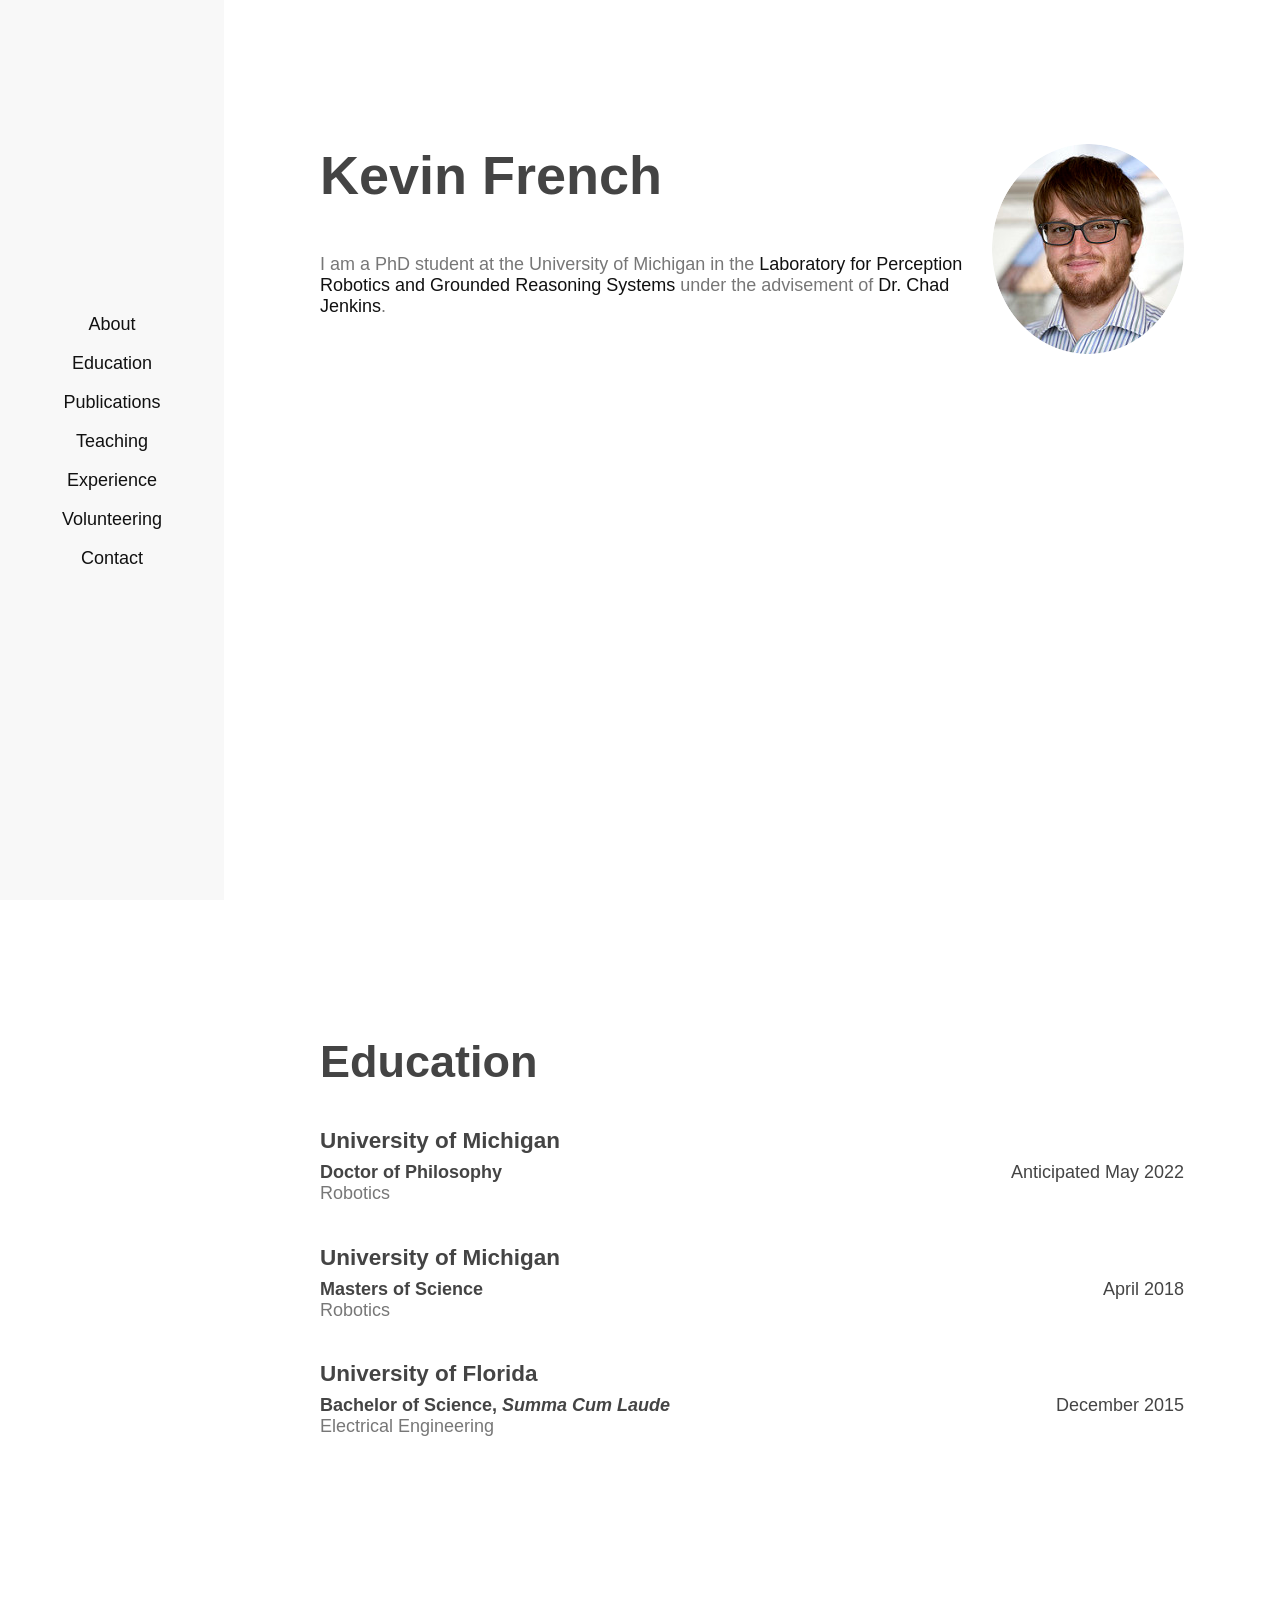
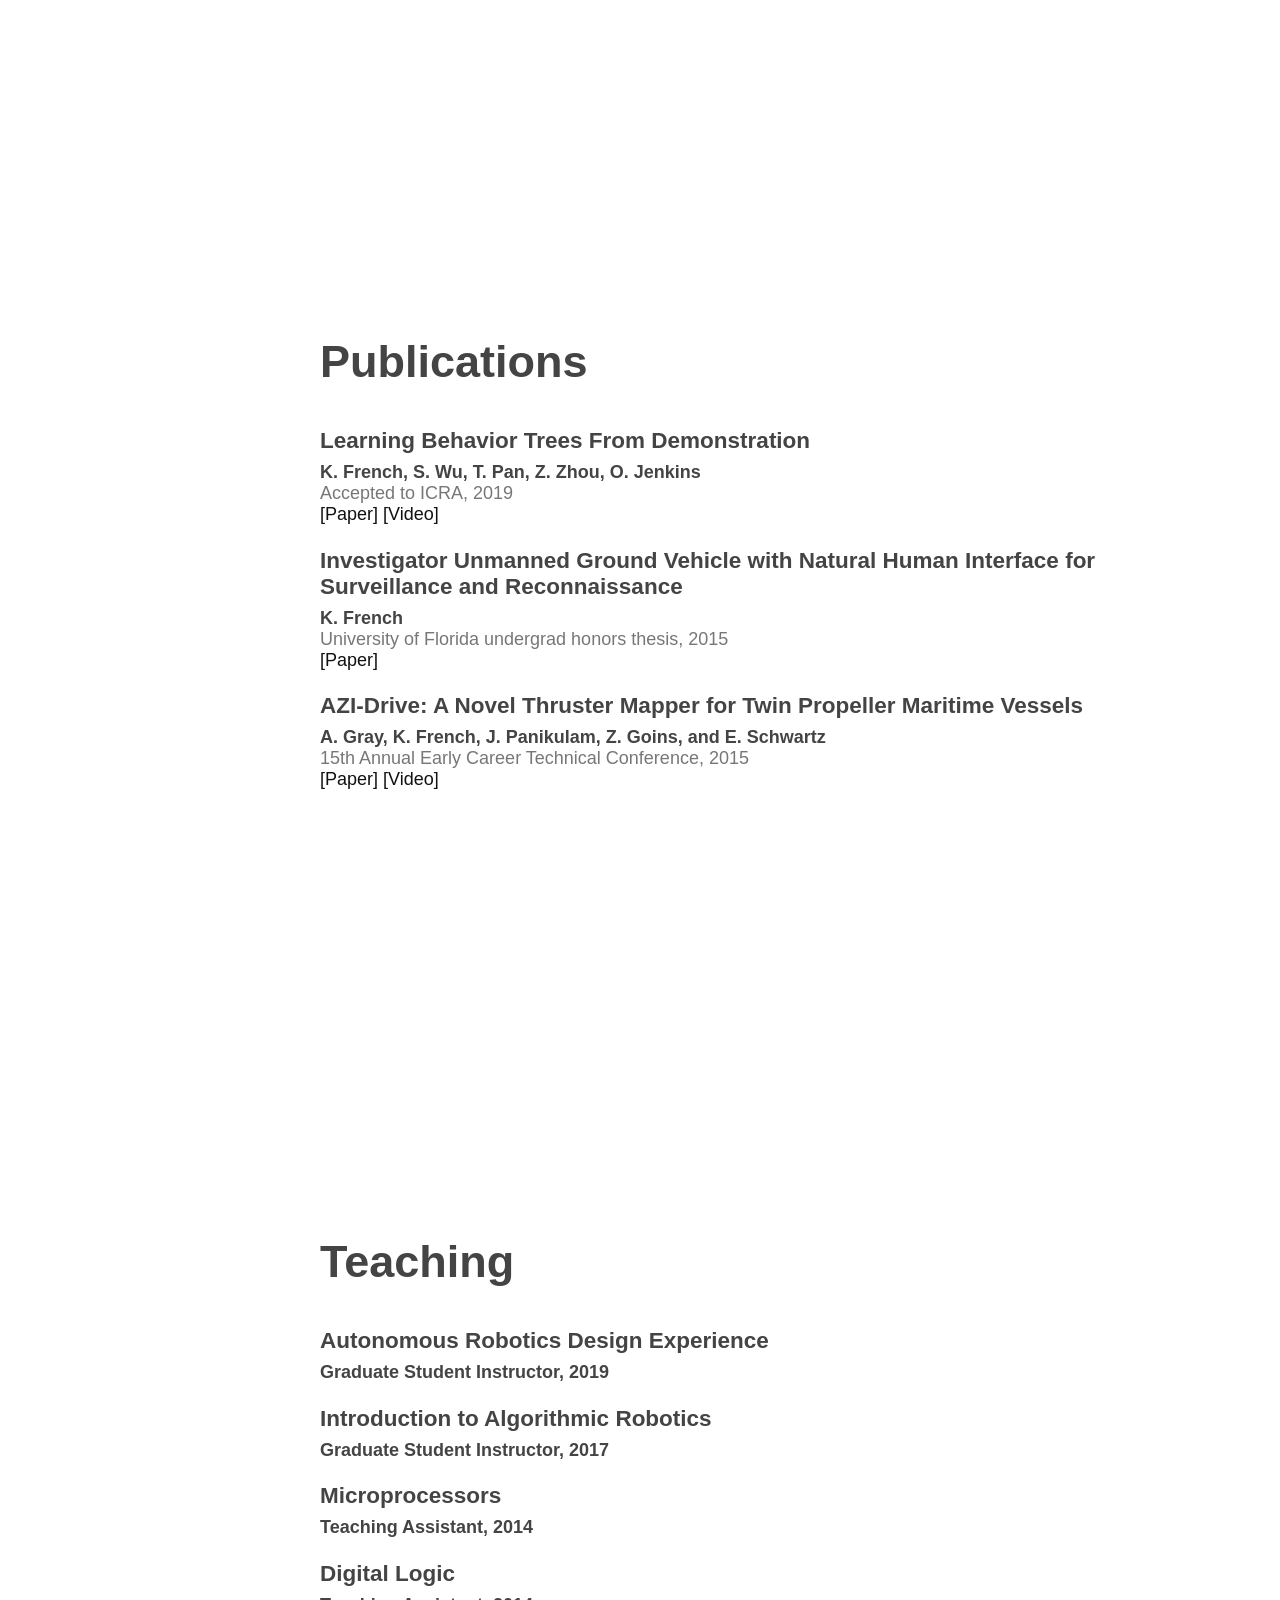
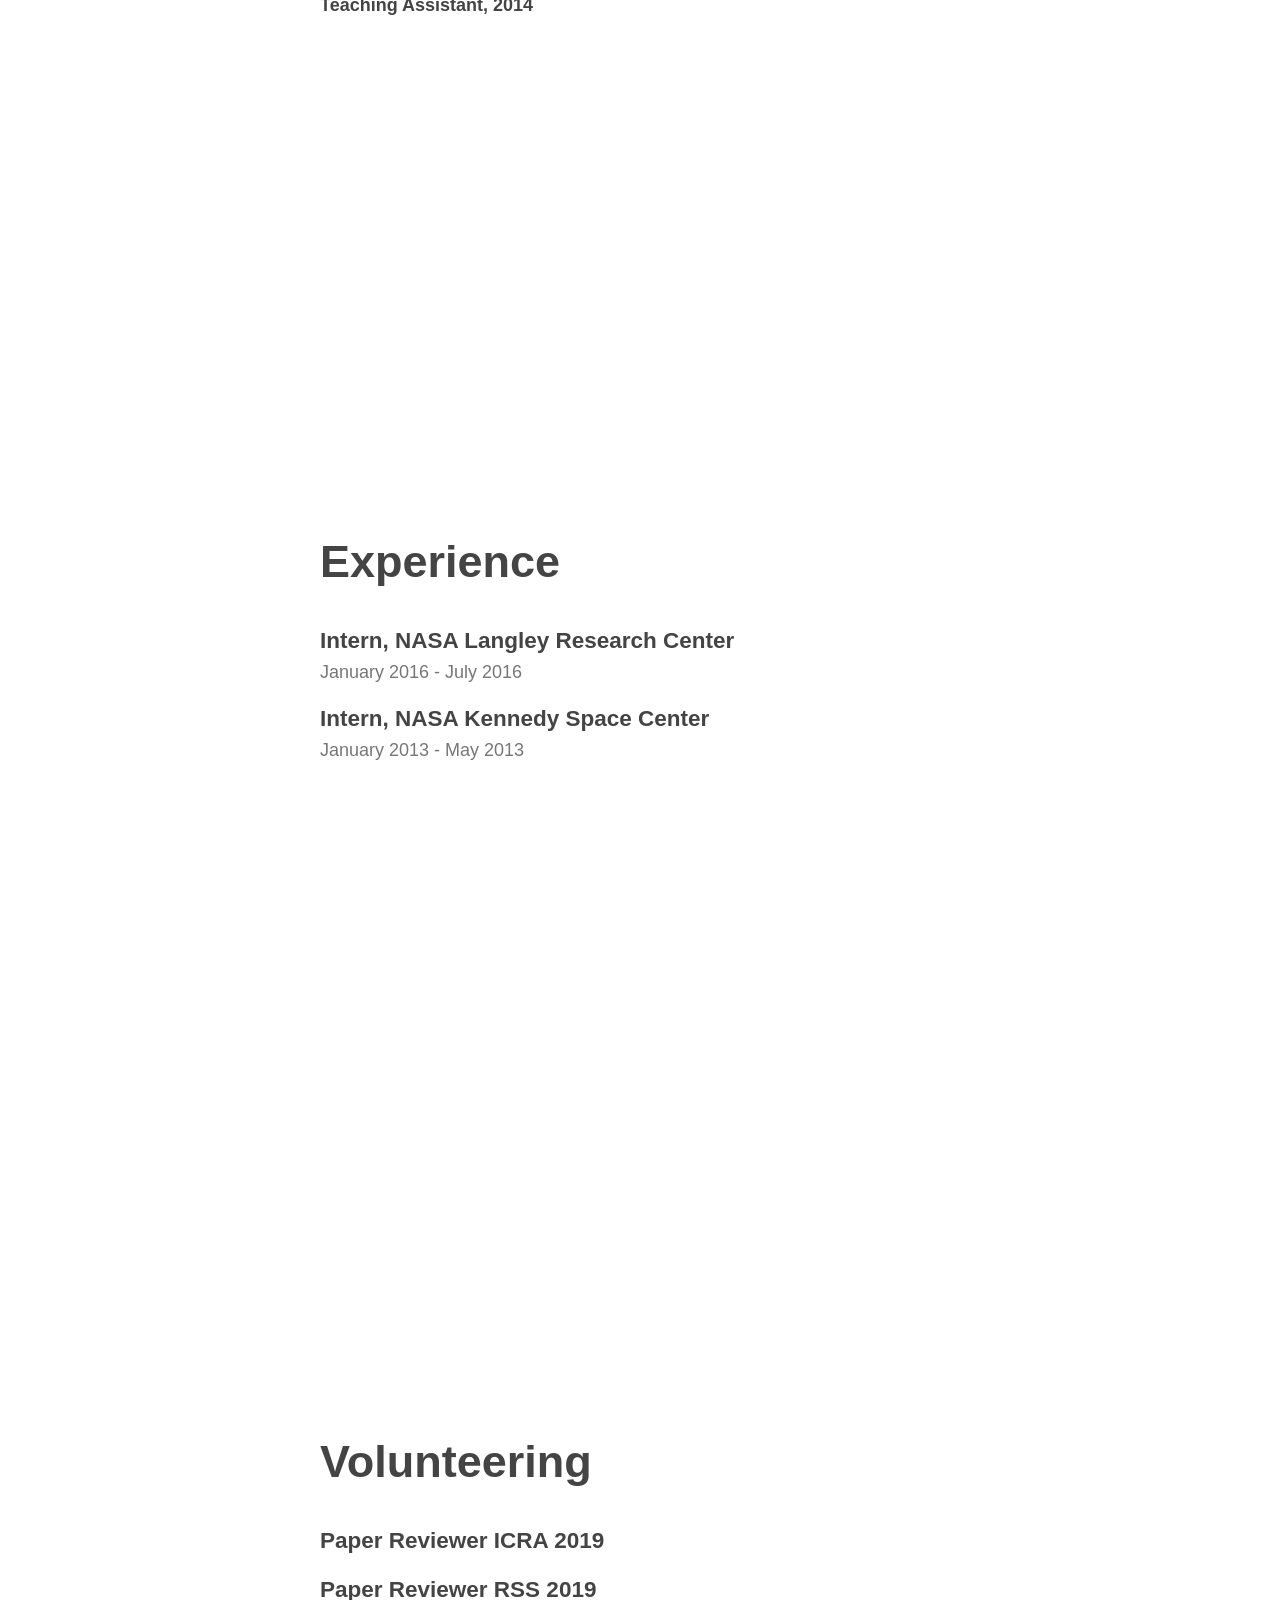
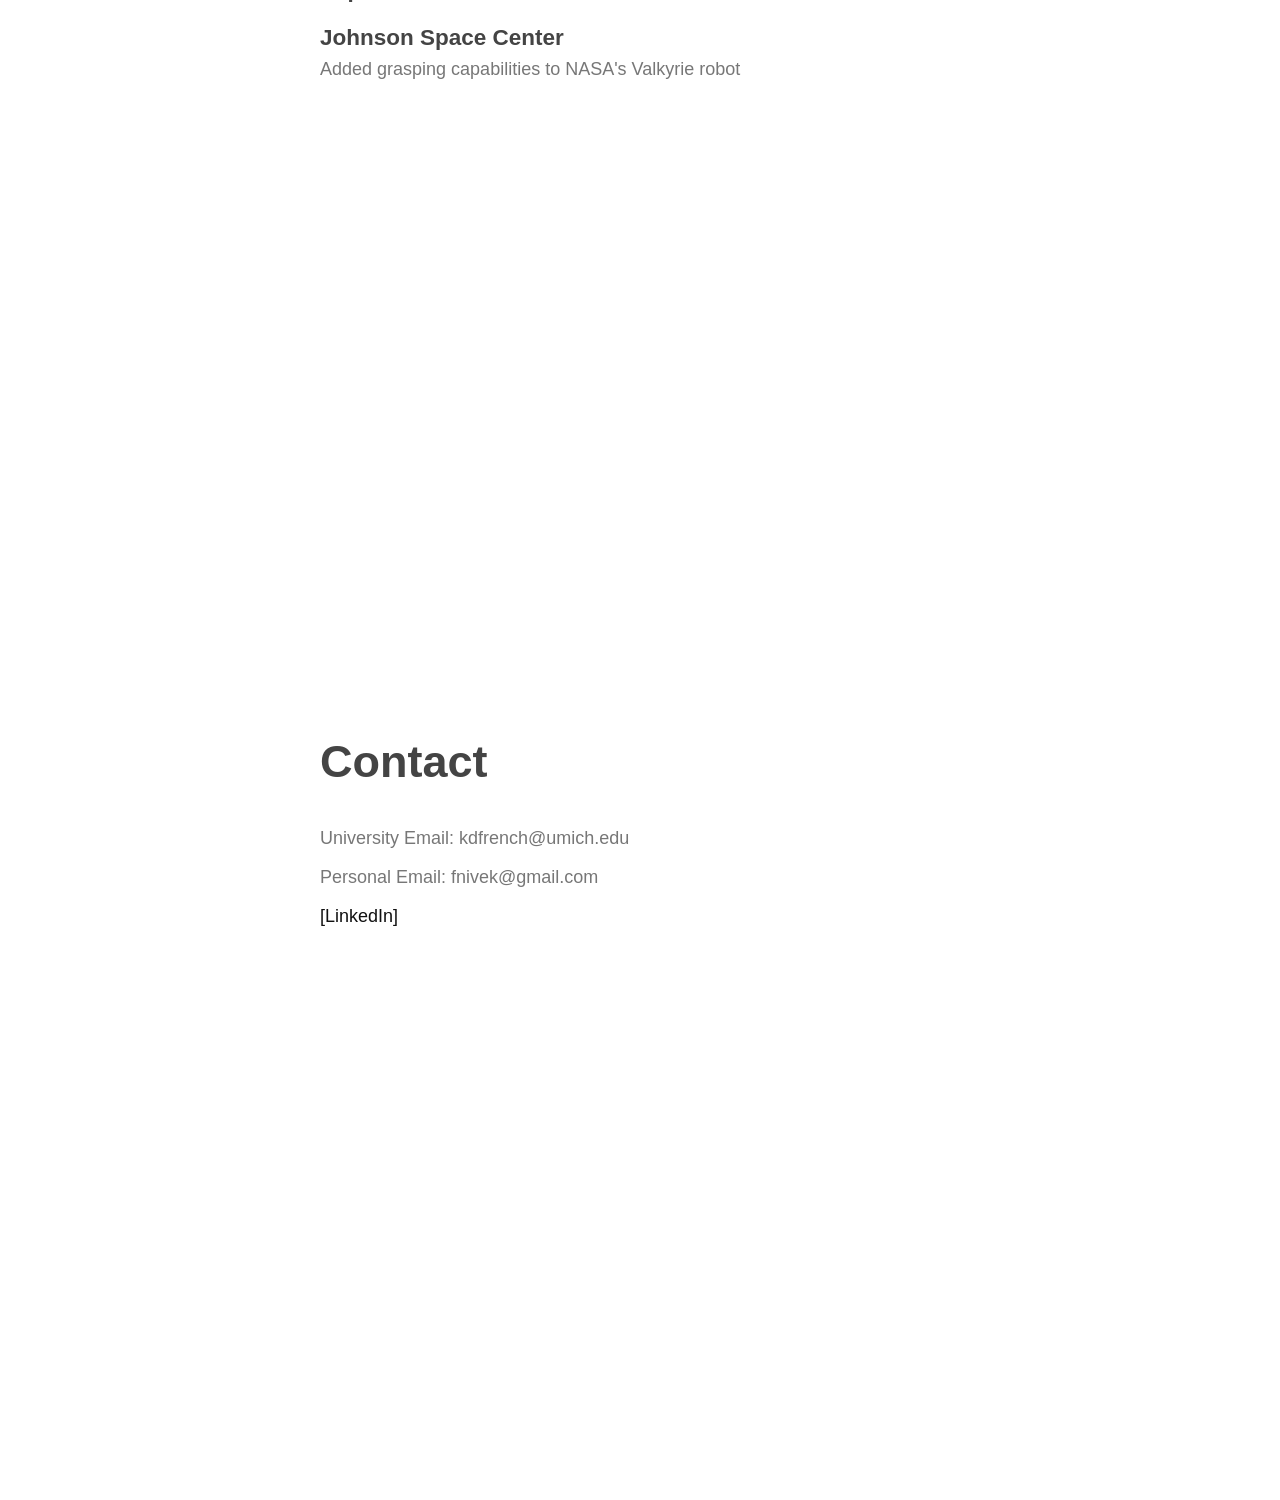
<file: index.html>
<html>
<head>
<meta charset="utf-8" />
<link rel='stylesheet' type='text/css' href='styles.css'>

</head>
<body>
<nav>
<p><a href="#about">About</a></p>
<p><a href="#education">Education</a></p>
<p><a href="#publications">Publications</a></p>
<p><a href="#teaching">Teaching</a></p>
<p><a href="#experience">Experience</a></p>
<p><a href="#voluntering">Volunteering</a></p>
<!-- <p><a href="#projects">Projects</a></p> -->
<p><a href="#contact">Contact</a></p>
</nav>


<section id="about">
<h1>Kevin French<img src="me.png" alt="A picture of me" align="right"></h1>
<p>
I am a PhD student at the University of Michigan in the <a href="">Laboratory for Perception Robotics and Grounded Reasoning Systems</a> under the advisement of <a href="https://ocj.name/">Dr. Chad Jenkins</a>.
</p>
</section>

<section id="education">
<h2>Education</h2>
<h3>University of Michigan</h3>
<div class="left-right">
    <div>
        <div class="subheading">Doctor of Philosophy</div>
        <p>Robotics</p>
    </div>
    <div>Anticipated May 2022</div>
</div>

<h3>University of Michigan</h3>
<div class="left-right">
    <div>
        <div class="subheading">Masters of Science</div>
        <p>Robotics</p>
    </div>
    <div>April 2018</div>
</div>

<h3>University of Florida</h3>
<div class="left-right">
    <div>
        <div class="subheading">Bachelor of Science, <i>Summa Cum Laude</i></div>
        <p>Electrical Engineering</p>
    </div>
    <div>December 2015</div>
</div>
</section>

<section id="publications">
<h2>Publications</h2>

<h3>Learning Behavior Trees From Demonstration</h3>
<div class="subheading">K. French, S. Wu, T. Pan, Z. Zhou, O. Jenkins</div>
<p>Accepted to ICRA, 2019 <br> <a href="https://drive.google.com/file/d/1izAr7UV2HnnKq-FRTap0VGLylbJvBW25/view?usp=sharing">[Paper]</a> <a href="https://www.youtube.com/watch?v=OFL5x5vuPNc&t=">[Video]</a></p>

<h3>Investigator Unmanned Ground Vehicle with Natural Human Interface for Surveillance and Reconnaissance</h3>
<div class="subheading">K. French</div>
<p>University of Florida undergrad honors thesis, 2015 <br> <a href="http://ufdc.ufl.edu/AA00038557/00001?search=kevin+=french">[Paper]</a></p>

<h3>AZI-Drive: A Novel Thruster Mapper for Twin Propeller Maritime Vessels</h3>
<div class="subheading">A. Gray, K. French, J. Panikulam, Z. Goins, and E. Schwartz</div>
<p>15th Annual Early Career Technical Conference, 2015 <br> <a href="https://pdfs.semanticscholar.org/3262/7337df8b31d2d71de56aa9171704934158be.pdf">[Paper]</a> <a href="https://www.youtube.com/watch?time_continue=3&v=oSh3_Yc25Y4">[Video]</a></p>
</section>

<section id="teaching">
<h2>Teaching</h2>

<h3>Autonomous Robotics Design Experience</h3>
<div class="subheading">Graduate Student Instructor, 2019</div>

<h3>Introduction to Algorithmic Robotics</h3>
<div class="subheading">Graduate Student Instructor, 2017</div>

<h3>Microprocessors</h3>
<div class="subheading">Teaching Assistant, 2014</div>

<h3>Digital Logic</h3>
<div class="subheading">Teaching Assistant, 2014</div>
</section>

<section id="experience">
<h2>Experience</h2>
<h3>Intern, NASA Langley Research Center</h3>
<p>January 2016 - July 2016</p>

<h3>Intern, NASA Kennedy Space Center</h3>
<p>January 2013 - May 2013</p>
</section>

<section id="voluntering">
<h2>Volunteering</h2>
<h3>Paper Reviewer ICRA 2019</h3>
<h3>Paper Reviewer RSS 2019</h3>
<h3>Johnson Space Center</h3>
<p>Added grasping capabilities to NASA's Valkyrie robot</p>
</section>

<!-- <section id="projects">
<h2>Projects</h2>
Put projects like propigator and NASA RMC Here
</section>
 -->
<section id="contact">
<h2>Contact</h2>
<p>University Email: kdfrench@umich.edu</p>
<p>Personal Email: fnivek@gmail.com</p>
<p><a href="https://www.linkedin.com/in/kevin-french-9a68b687?lipi=urn%3Ali%3Apage%3Ad_flagship3_profile_view_base_contact_details%3Bb5ntks5CRXin6h60z34siA%3D%3D">[LinkedIn]</a></p>
</section>

</body>
</html>
</file>
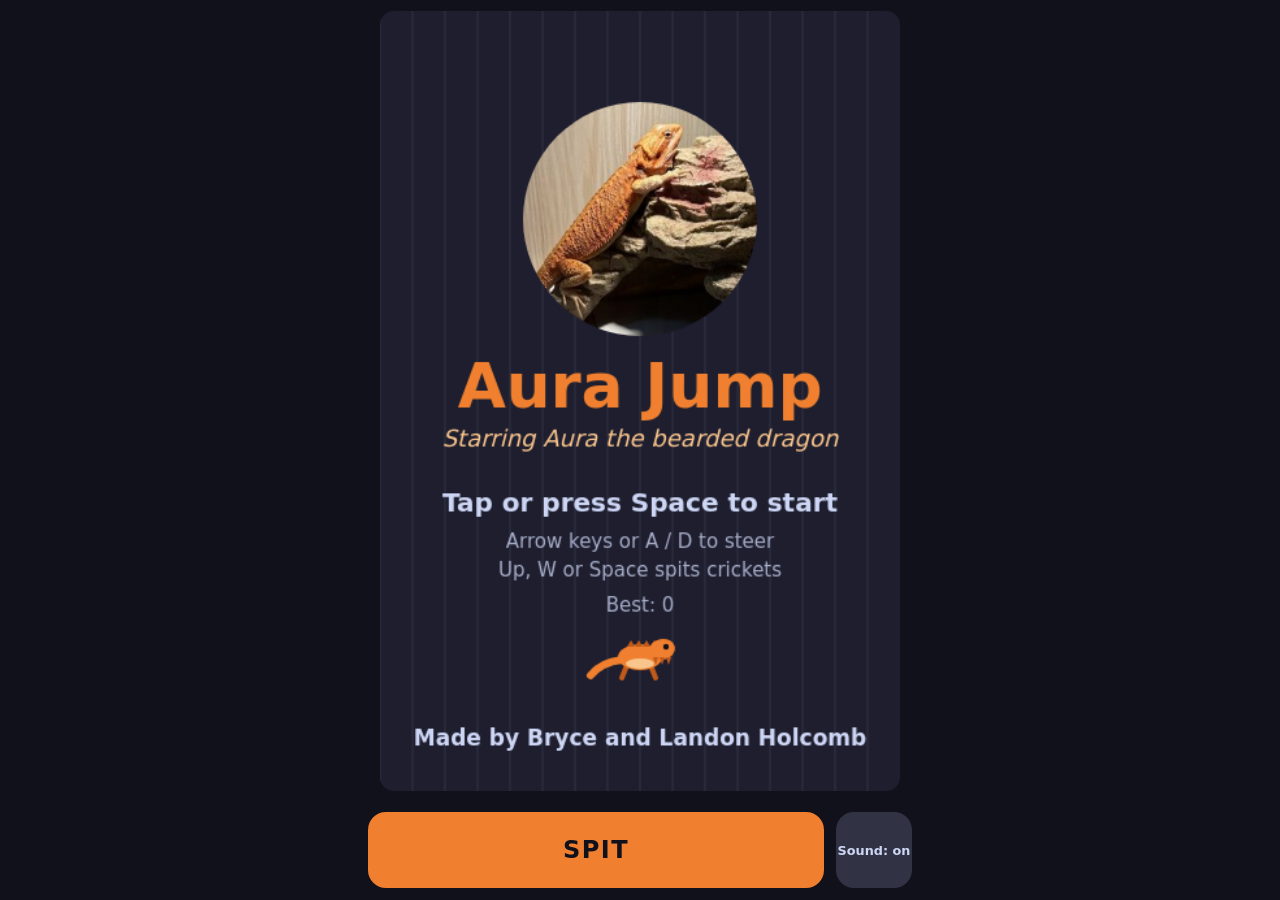
<file: aura-jump/index.html>
<!doctype html>
<html lang="en">
<head>
<meta charset="utf-8">
<meta name="viewport" content="width=device-width, initial-scale=1, maximum-scale=1, user-scalable=no, viewport-fit=cover">
<meta name="theme-color" content="#11111b">
<title>Aura Jump</title>
<meta name="description" content="Aura Jump, made by Bryce and Landon Holcomb, starring Aura the bearded dragon">
<!-- These make "Add to Home Screen" on an iPad or iPhone look like a real app -->
<meta name="apple-mobile-web-app-capable" content="yes">
<meta name="mobile-web-app-capable" content="yes">
<meta name="apple-mobile-web-app-title" content="Aura Jump">
<meta name="apple-mobile-web-app-status-bar-style" content="black-translucent">
<!-- What a shared link shows in Messages, WhatsApp and the like -->
<meta property="og:title" content="Aura Jump">
<meta property="og:description" content="Made by Bryce and Landon Holcomb, starring Aura the bearded dragon. Tap to play!">
<meta property="og:image" content="https://fnivek.github.io/aura-jump/icon-512.png">
<meta property="og:url" content="https://fnivek.github.io/aura-jump/">
<meta property="og:type" content="website">
<link rel="apple-touch-icon" href="icon-180.png">
<link rel="icon" href="icon-192.png">
<link rel="manifest" href="manifest.webmanifest">
<style>
  * { margin: 0; padding: 0; box-sizing: border-box; }
  html, body { height: 100%; background: #11111b; color: #cdd6f4; overflow: hidden;
    font-family: system-ui, -apple-system, sans-serif;
    overscroll-behavior: none; touch-action: none;
    -webkit-user-select: none; user-select: none; -webkit-touch-callout: none;
    -webkit-tap-highlight-color: transparent; }
  body { display: flex; flex-direction: column; align-items: center;
    padding: env(safe-area-inset-top) env(safe-area-inset-right) env(safe-area-inset-bottom) env(safe-area-inset-left); }
  .stage { flex: 1; min-height: 0; width: 100%; display: flex; align-items: center; justify-content: center; }
  /* As big as fits, always 2 wide by 3 tall */
  canvas { display: block; aspect-ratio: 2 / 3; border-radius: 14px;
    width: min(calc(100vw - 16px), calc((100dvh - 120px - env(safe-area-inset-top) - env(safe-area-inset-bottom)) * 2 / 3)); }
  .controls { display: flex; gap: 12px; align-items: center; justify-content: center;
    width: min(100%, 560px); padding: 10px 8px 12px; }
  button { font: inherit; border: 0; border-radius: 18px; touch-action: none; cursor: pointer; }
  #spit { flex: 1; height: 76px; font-size: 1.5rem; font-weight: 800; letter-spacing: 0.06em;
    background: #f0802f; color: #11111b; }
  #spit:active { transform: scale(0.97); background: #fab387; }
  #mute { width: 76px; height: 76px; font-size: 0.8rem; font-weight: 600;
    background: #313244; color: #cdd6f4; }
</style>
</head>
<body data-touch-area>
  <div class="stage"><canvas id="game" width="400" height="600"></canvas></div>
  <div class="controls">
    <button id="spit" type="button">SPIT</button>
    <button id="mute" type="button">Sound: on</button>
  </div>
<script src="game.js"></script>
</body>
</html>
</file>
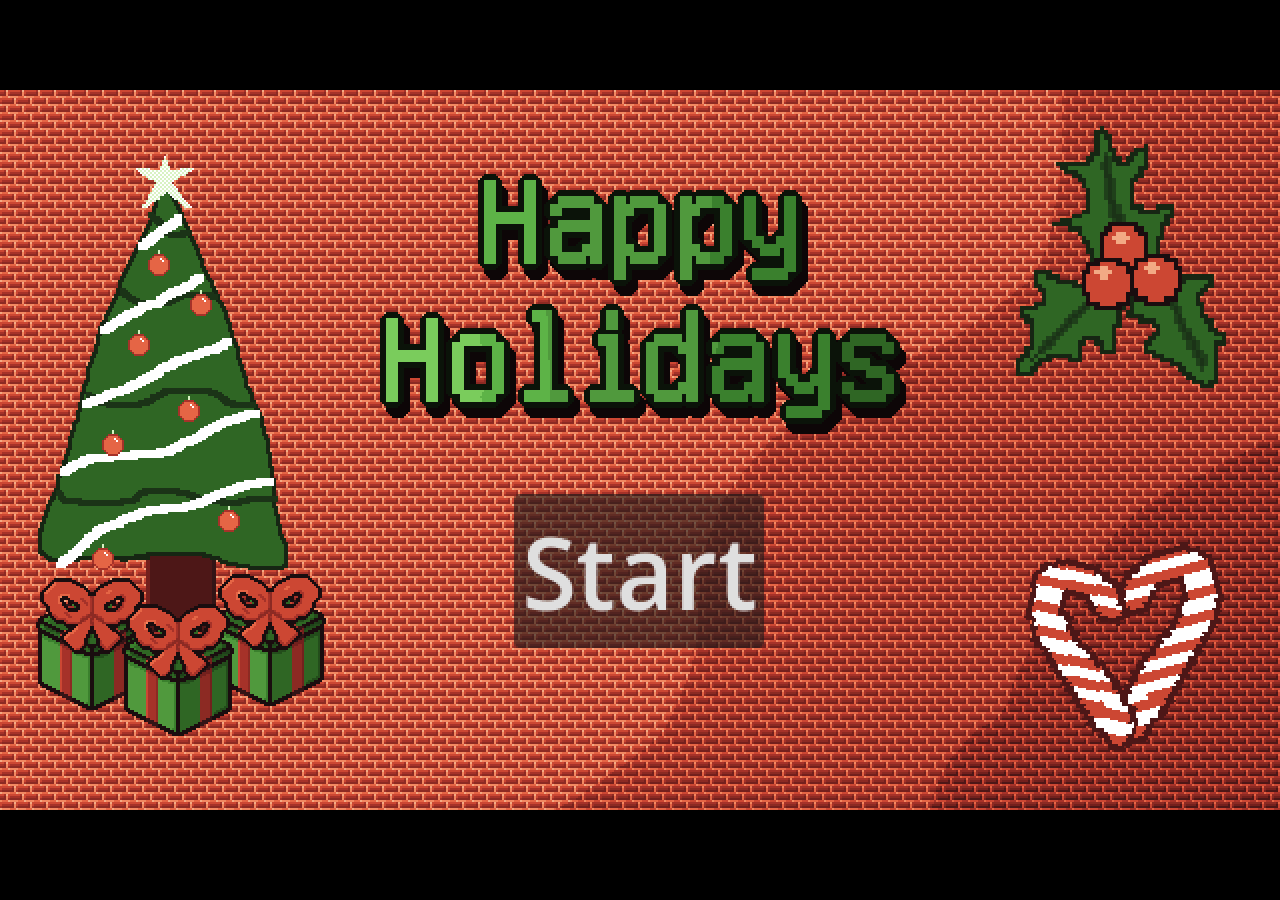
<file: xmas25/index.html>
<!DOCTYPE html>
<html lang="en">

<head>
	<meta charset="utf-8">
	<meta name="viewport" content="width=device-width, user-scalable=no, initial-scale=1.0">
	<title>Happy Holidays, love KevNessa</title>
	<style>
		html,
		body,
		#canvas {
			margin: 0;
			padding: 0;
			border: 0;
		}

		body {
			color: white;
			background-color: black;
			overflow: hidden;
			touch-action: none;
		}

		#canvas {
			display: block;
		}

		#canvas:focus {
			outline: none;
		}

		#status,
		#status-splash,
		#status-progress {
			position: absolute;
			left: 0;
			right: 0;
		}

		#status,
		#status-splash {
			top: 0;
			bottom: 0;
		}

		#status {
			background-color: #242424;
			display: flex;
			flex-direction: column;
			justify-content: center;
			align-items: center;
			visibility: hidden;
		}

		#status-splash {
			max-height: 100%;
			max-width: 100%;
			margin: auto;
		}

		#status-splash.show-image--false {
			display: none;
		}

		#status-splash.fullsize--true {
			height: 100%;
			width: 100%;
			object-fit: contain;
		}

		#status-splash.use-filter--false {
			image-rendering: pixelated;
		}

		#status-progress,
		#status-notice {
			display: none;
		}

		#status-progress {
			bottom: 10%;
			width: 50%;
			margin: 0 auto;
		}

		#status-notice {
			background-color: #5b3943;
			border-radius: 0.5rem;
			border: 1px solid #9b3943;
			color: #e0e0e0;
			font-family: 'Noto Sans', 'Droid Sans', Arial, sans-serif;
			line-height: 1.3;
			margin: 0 2rem;
			overflow: hidden;
			padding: 1rem;
			text-align: center;
			z-index: 1;
		}
	</style>
	<link id="-gd-engine-icon" rel="icon" type="image/png" href="index.icon.png" />
	<link rel="apple-touch-icon" href="index.apple-touch-icon.png" />

</head>

<body>
	<canvas id="canvas">
		Your browser does not support the canvas tag.
	</canvas>

	<noscript>
		Your browser does not support JavaScript.
	</noscript>

	<div id="status">
		<img id="status-splash" class="show-image--true fullsize--true use-filter--true" src="index.png" alt="">
		<progress id="status-progress"></progress>
		<div id="status-notice"></div>
	</div>

	<script src="index.js"></script>
	<script>
		const GODOT_CONFIG = {"args": [], "canvasResizePolicy": 2, "emscriptenPoolSize": 8, "ensureCrossOriginIsolationHeaders": true, "executable": "index", "experimentalVK": false, "fileSizes": {"index.pck": 4030028, "index.wasm": 38034280}, "focusCanvas": true, "gdextensionLibs": [], "godotPoolSize": 4};
		const GODOT_THREADS_ENABLED = false;
		const engine = new Engine(GODOT_CONFIG);

		(function () {
			const statusOverlay = document.getElementById('status');
			const statusProgress = document.getElementById('status-progress');
			const statusNotice = document.getElementById('status-notice');

			let initializing = true;
			let statusMode = '';

			function setStatusMode(mode) {
				if (statusMode === mode || !initializing) {
					return;
				}
				if (mode === 'hidden') {
					statusOverlay.remove();
					initializing = false;
					return;
				}
				statusOverlay.style.visibility = 'visible';
				statusProgress.style.display = mode === 'progress' ? 'block' : 'none';
				statusNotice.style.display = mode === 'notice' ? 'block' : 'none';
				statusMode = mode;
			}

			function setStatusNotice(text) {
				while (statusNotice.lastChild) {
					statusNotice.removeChild(statusNotice.lastChild);
				}
				const lines = text.split('\n');
				lines.forEach((line) => {
					statusNotice.appendChild(document.createTextNode(line));
					statusNotice.appendChild(document.createElement('br'));
				});
			}

			function displayFailureNotice(err) {
				console.error(err);
				if (err instanceof Error) {
					setStatusNotice(err.message);
				} else if (typeof err === 'string') {
					setStatusNotice(err);
				} else {
					setStatusNotice('An unknown error occurred.');
				}
				setStatusMode('notice');
				initializing = false;
			}

			const missing = Engine.getMissingFeatures({
				threads: GODOT_THREADS_ENABLED,
			});

			if (missing.length !== 0) {
				if (GODOT_CONFIG['serviceWorker'] && GODOT_CONFIG['ensureCrossOriginIsolationHeaders'] && 'serviceWorker' in navigator) {
					let serviceWorkerRegistrationPromise;
					try {
						serviceWorkerRegistrationPromise = navigator.serviceWorker.getRegistration();
					} catch (err) {
						serviceWorkerRegistrationPromise = Promise.reject(new Error('Service worker registration failed.'));
					}
					// There's a chance that installing the service worker would fix the issue
					Promise.race([
						serviceWorkerRegistrationPromise.then((registration) => {
							if (registration != null) {
								return Promise.reject(new Error('Service worker already exists.'));
							}
							return registration;
						}).then(() => engine.installServiceWorker()),
						// For some reason, `getRegistration()` can stall
						new Promise((resolve) => {
							setTimeout(() => resolve(), 2000);
						}),
					]).then(() => {
						// Reload if there was no error.
						window.location.reload();
					}).catch((err) => {
						console.error('Error while registering service worker:', err);
					});
				} else {
					// Display the message as usual
					const missingMsg = 'Error\nThe following features required to run Godot projects on the Web are missing:\n';
					displayFailureNotice(missingMsg + missing.join('\n'));
				}
			} else {
				setStatusMode('progress');
				engine.startGame({
					'onProgress': function (current, total) {
						if (current > 0 && total > 0) {
							statusProgress.value = current;
							statusProgress.max = total;
						} else {
							statusProgress.removeAttribute('value');
							statusProgress.removeAttribute('max');
						}
					},
				}).then(() => {
					setStatusMode('hidden');
				}, displayFailureNotice);
			}
		}());
	</script>
</body>

</html>
</file>
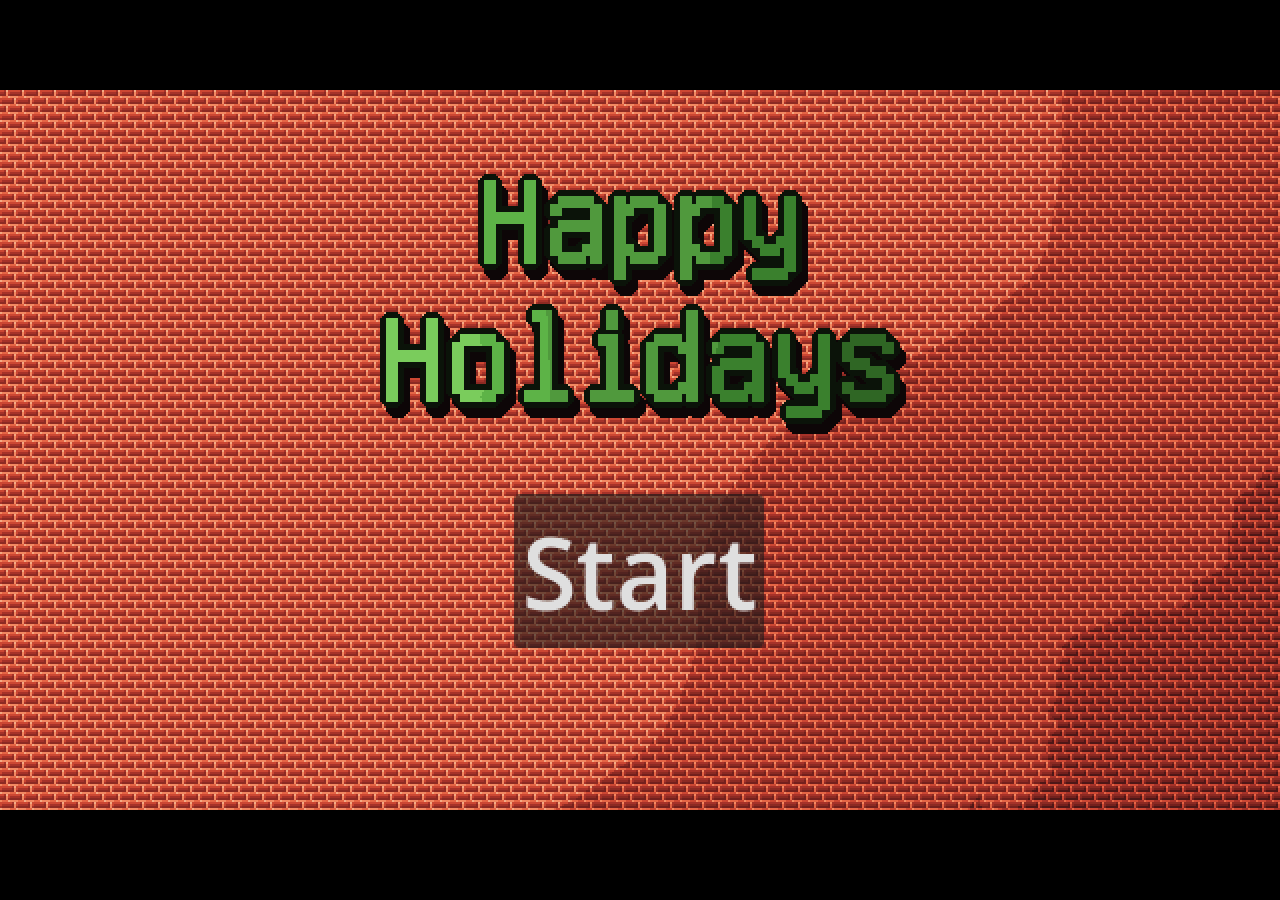
<file: xmas25/xmas25_game_card.html>
<!DOCTYPE html>
<html lang="en">
	<head>
		<meta charset="utf-8">
		<meta name="viewport" content="width=device-width, user-scalable=no, initial-scale=1.0">
		<title>xmas25_game_card</title>
		<style>
html, body, #canvas {
	margin: 0;
	padding: 0;
	border: 0;
}

body {
	color: white;
	background-color: black;
	overflow: hidden;
	touch-action: none;
}

#canvas {
	display: block;
}

#canvas:focus {
	outline: none;
}

#status, #status-splash, #status-progress {
	position: absolute;
	left: 0;
	right: 0;
}

#status, #status-splash {
	top: 0;
	bottom: 0;
}

#status {
	background-color: #242424;
	display: flex;
	flex-direction: column;
	justify-content: center;
	align-items: center;
	visibility: hidden;
}

#status-splash {
	max-height: 100%;
	max-width: 100%;
	margin: auto;
}

#status-splash.show-image--false {
	display: none;
}

#status-splash.fullsize--true {
	height: 100%;
	width: 100%;
	object-fit: contain;
}

#status-splash.use-filter--false {
	image-rendering: pixelated;
}

#status-progress, #status-notice {
	display: none;
}

#status-progress {
	bottom: 10%;
	width: 50%;
	margin: 0 auto;
}

#status-notice {
	background-color: #5b3943;
	border-radius: 0.5rem;
	border: 1px solid #9b3943;
	color: #e0e0e0;
	font-family: 'Noto Sans', 'Droid Sans', Arial, sans-serif;
	line-height: 1.3;
	margin: 0 2rem;
	overflow: hidden;
	padding: 1rem;
	text-align: center;
	z-index: 1;
}
		</style>
		<link id="-gd-engine-icon" rel="icon" type="image/png" href="xmas25_game_card.icon.png" />
<link rel="apple-touch-icon" href="xmas25_game_card.apple-touch-icon.png"/>

	</head>
	<body>
		<canvas id="canvas">
			Your browser does not support the canvas tag.
		</canvas>

		<noscript>
			Your browser does not support JavaScript.
		</noscript>

		<div id="status">
			<img id="status-splash" class="show-image--true fullsize--true use-filter--true" src="xmas25_game_card.png" alt="">
			<progress id="status-progress"></progress>
			<div id="status-notice"></div>
		</div>

		<script src="xmas25_game_card.js"></script>
		<script>
const GODOT_CONFIG = {"args":[],"canvasResizePolicy":2,"emscriptenPoolSize":8,"ensureCrossOriginIsolationHeaders":true,"executable":"xmas25_game_card","experimentalVK":false,"fileSizes":{"xmas25_game_card.pck":3995444,"xmas25_game_card.wasm":36145869},"focusCanvas":true,"gdextensionLibs":[],"godotPoolSize":4};
const GODOT_THREADS_ENABLED = false;
const engine = new Engine(GODOT_CONFIG);

(function () {
	const statusOverlay = document.getElementById('status');
	const statusProgress = document.getElementById('status-progress');
	const statusNotice = document.getElementById('status-notice');

	let initializing = true;
	let statusMode = '';

	function setStatusMode(mode) {
		if (statusMode === mode || !initializing) {
			return;
		}
		if (mode === 'hidden') {
			statusOverlay.remove();
			initializing = false;
			return;
		}
		statusOverlay.style.visibility = 'visible';
		statusProgress.style.display = mode === 'progress' ? 'block' : 'none';
		statusNotice.style.display = mode === 'notice' ? 'block' : 'none';
		statusMode = mode;
	}

	function setStatusNotice(text) {
		while (statusNotice.lastChild) {
			statusNotice.removeChild(statusNotice.lastChild);
		}
		const lines = text.split('\n');
		lines.forEach((line) => {
			statusNotice.appendChild(document.createTextNode(line));
			statusNotice.appendChild(document.createElement('br'));
		});
	}

	function displayFailureNotice(err) {
		console.error(err);
		if (err instanceof Error) {
			setStatusNotice(err.message);
		} else if (typeof err === 'string') {
			setStatusNotice(err);
		} else {
			setStatusNotice('An unknown error occurred.');
		}
		setStatusMode('notice');
		initializing = false;
	}

	const missing = Engine.getMissingFeatures({
		threads: GODOT_THREADS_ENABLED,
	});

	if (missing.length !== 0) {
		if (GODOT_CONFIG['serviceWorker'] && GODOT_CONFIG['ensureCrossOriginIsolationHeaders'] && 'serviceWorker' in navigator) {
			let serviceWorkerRegistrationPromise;
			try {
				serviceWorkerRegistrationPromise = navigator.serviceWorker.getRegistration();
			} catch (err) {
				serviceWorkerRegistrationPromise = Promise.reject(new Error('Service worker registration failed.'));
			}
			// There's a chance that installing the service worker would fix the issue
			Promise.race([
				serviceWorkerRegistrationPromise.then((registration) => {
					if (registration != null) {
						return Promise.reject(new Error('Service worker already exists.'));
					}
					return registration;
				}).then(() => engine.installServiceWorker()),
				// For some reason, `getRegistration()` can stall
				new Promise((resolve) => {
					setTimeout(() => resolve(), 2000);
				}),
			]).then(() => {
				// Reload if there was no error.
				window.location.reload();
			}).catch((err) => {
				console.error('Error while registering service worker:', err);
			});
		} else {
			// Display the message as usual
			const missingMsg = 'Error\nThe following features required to run Godot projects on the Web are missing:\n';
			displayFailureNotice(missingMsg + missing.join('\n'));
		}
	} else {
		setStatusMode('progress');
		engine.startGame({
			'onProgress': function (current, total) {
				if (current > 0 && total > 0) {
					statusProgress.value = current;
					statusProgress.max = total;
				} else {
					statusProgress.removeAttribute('value');
					statusProgress.removeAttribute('max');
				}
			},
		}).then(() => {
			setStatusMode('hidden');
		}, displayFailureNotice);
	}
}());
		</script>
	</body>
</html>
</file>
<file: styles.css>
body {
    font-size: 2vmin;
    font-family: -system-ui, -apple-system, BlinkMacSystemFont, "Segoe UI", Roboto, Helvetica, "Helvetica Neue", Arial, sans-serif;
    padding-left: 14rem;
    margin: 0;
    color: #444;
}
* {
    font-size: inherit;
}
h1 {
    font-size: 6vmin;
    margin-top: 3rem;
    margin-bottom: 3rem;
    text-align: center;
}
h2 {
    font-size: 5vmin;
    margin-top: 2.5rem;
    margin-bottom: 2.5rem;
    text-align: center;
}
h3 {
    font-size: 2.5vmin;
    margin-bottom: 0.5rem;
}
div.message {
    text-align: center;
    margin-bottom: 1rem;
}

nav {
    position: fixed;
    top: 0;
    left: 0;
    width: 14rem;
    height: 100%;
    display: flex;
    flex-direction: column;
    justify-content: center;
    text-align: center;
    background-color: #f8f8f8;
}
p {
    color: #777;
    margin-top: 0;
}
a {
    color: #111;
    text-decoration: none;
}
a:hover {
    text-decoration: underline;
}
.v-spacer {
    height: 6rem;
}
section {
    padding: 6rem;
    min-height: 100vh;
    box-sizing: border-box;
}
section h1, h2 {
    text-align: left;
}
.subheading {
    font-weight: bold;
}
.left-right {
    display: flex;
    justify-content: space-between;
}

body > h1 {
    padding-top: 6rem;
}

input, button {
    padding: 0.5rem 0.5rem;
    margin: 0.5rem;
}
button, .textInput {
    width: calc(100% - 1rem - 2px);
}
.login_container {
    width: 30vmin;
    margin: auto;
}

.devices_container {
    width: 80vmin;
    margin: auto;
    text-align: center;
}
table {
    width: 100%;
}
th {
    text-align: left;
}
tr:nth-child(odd) {
    background-color: #f8f8f8;
}
tr:nth-child(even) {
    background-color: #eaeaea;
}
td label {
    width: 100%;
    display: block;
}
</file>
